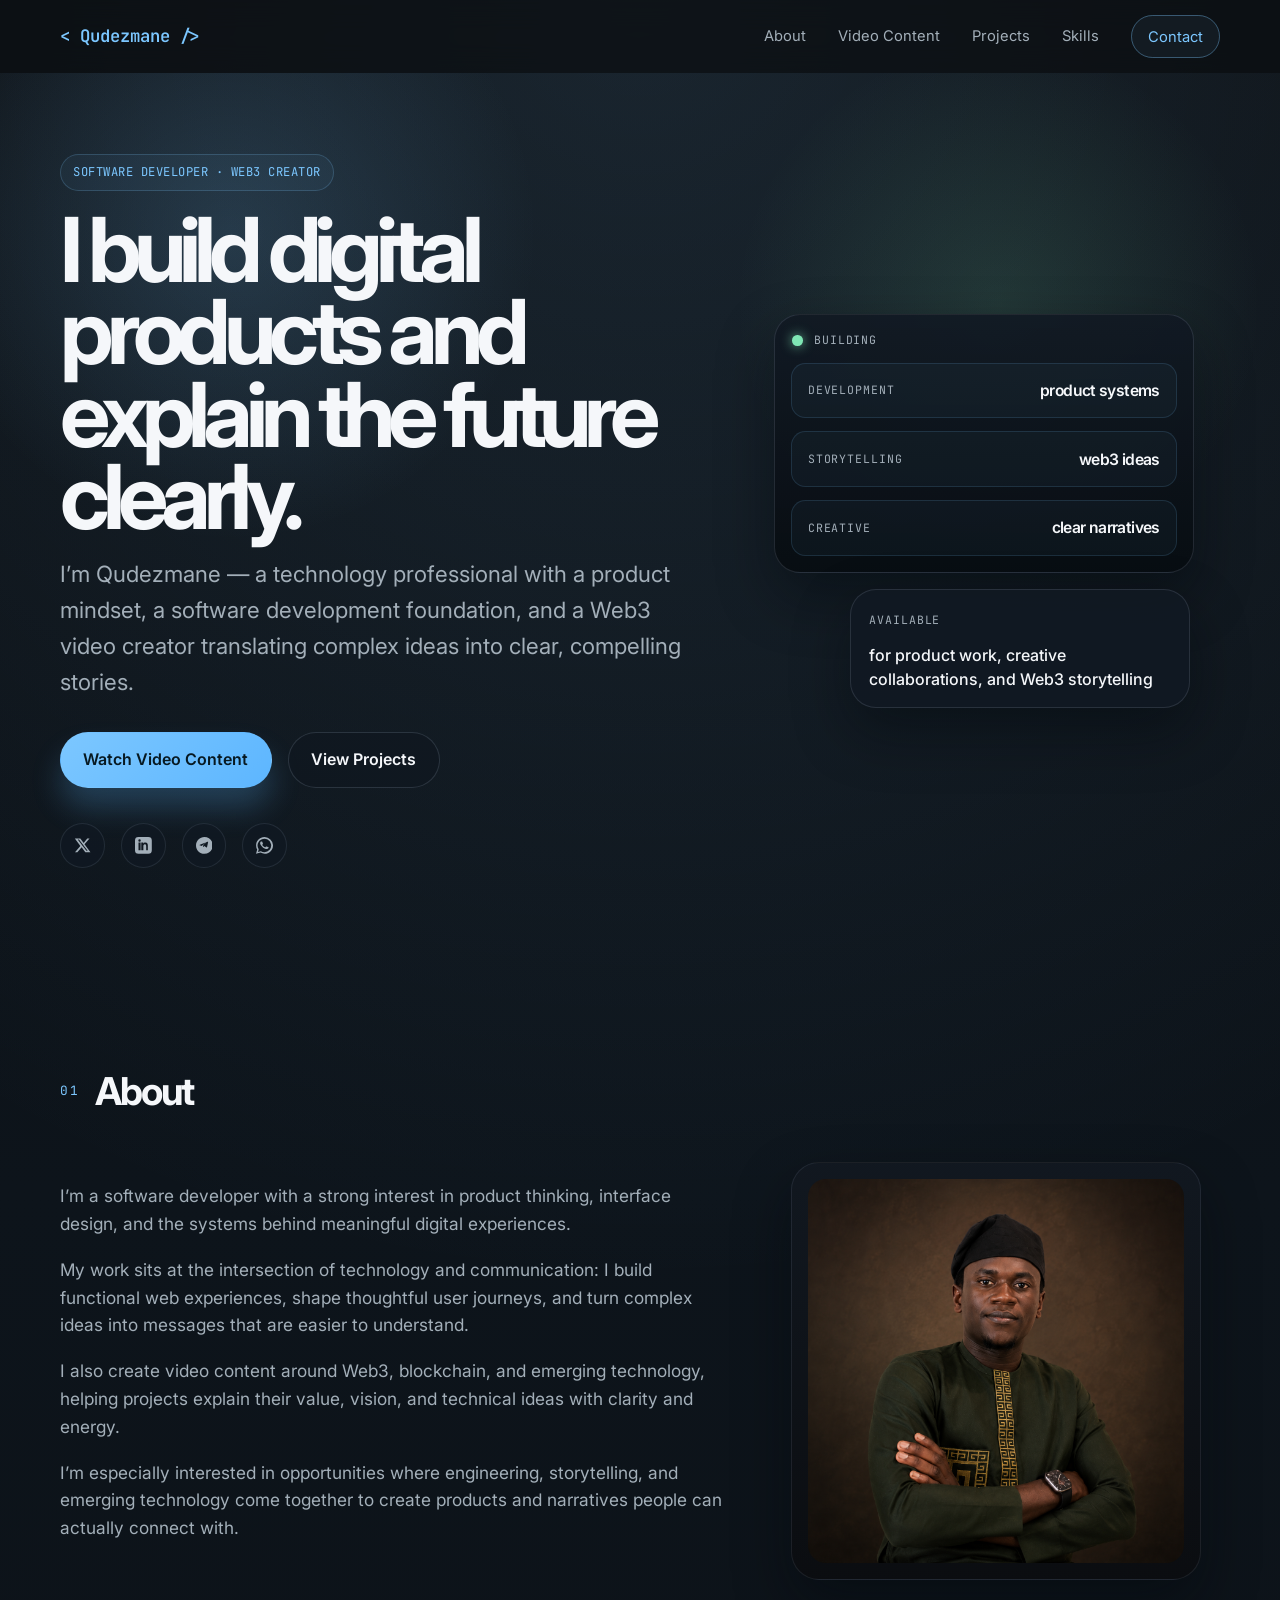
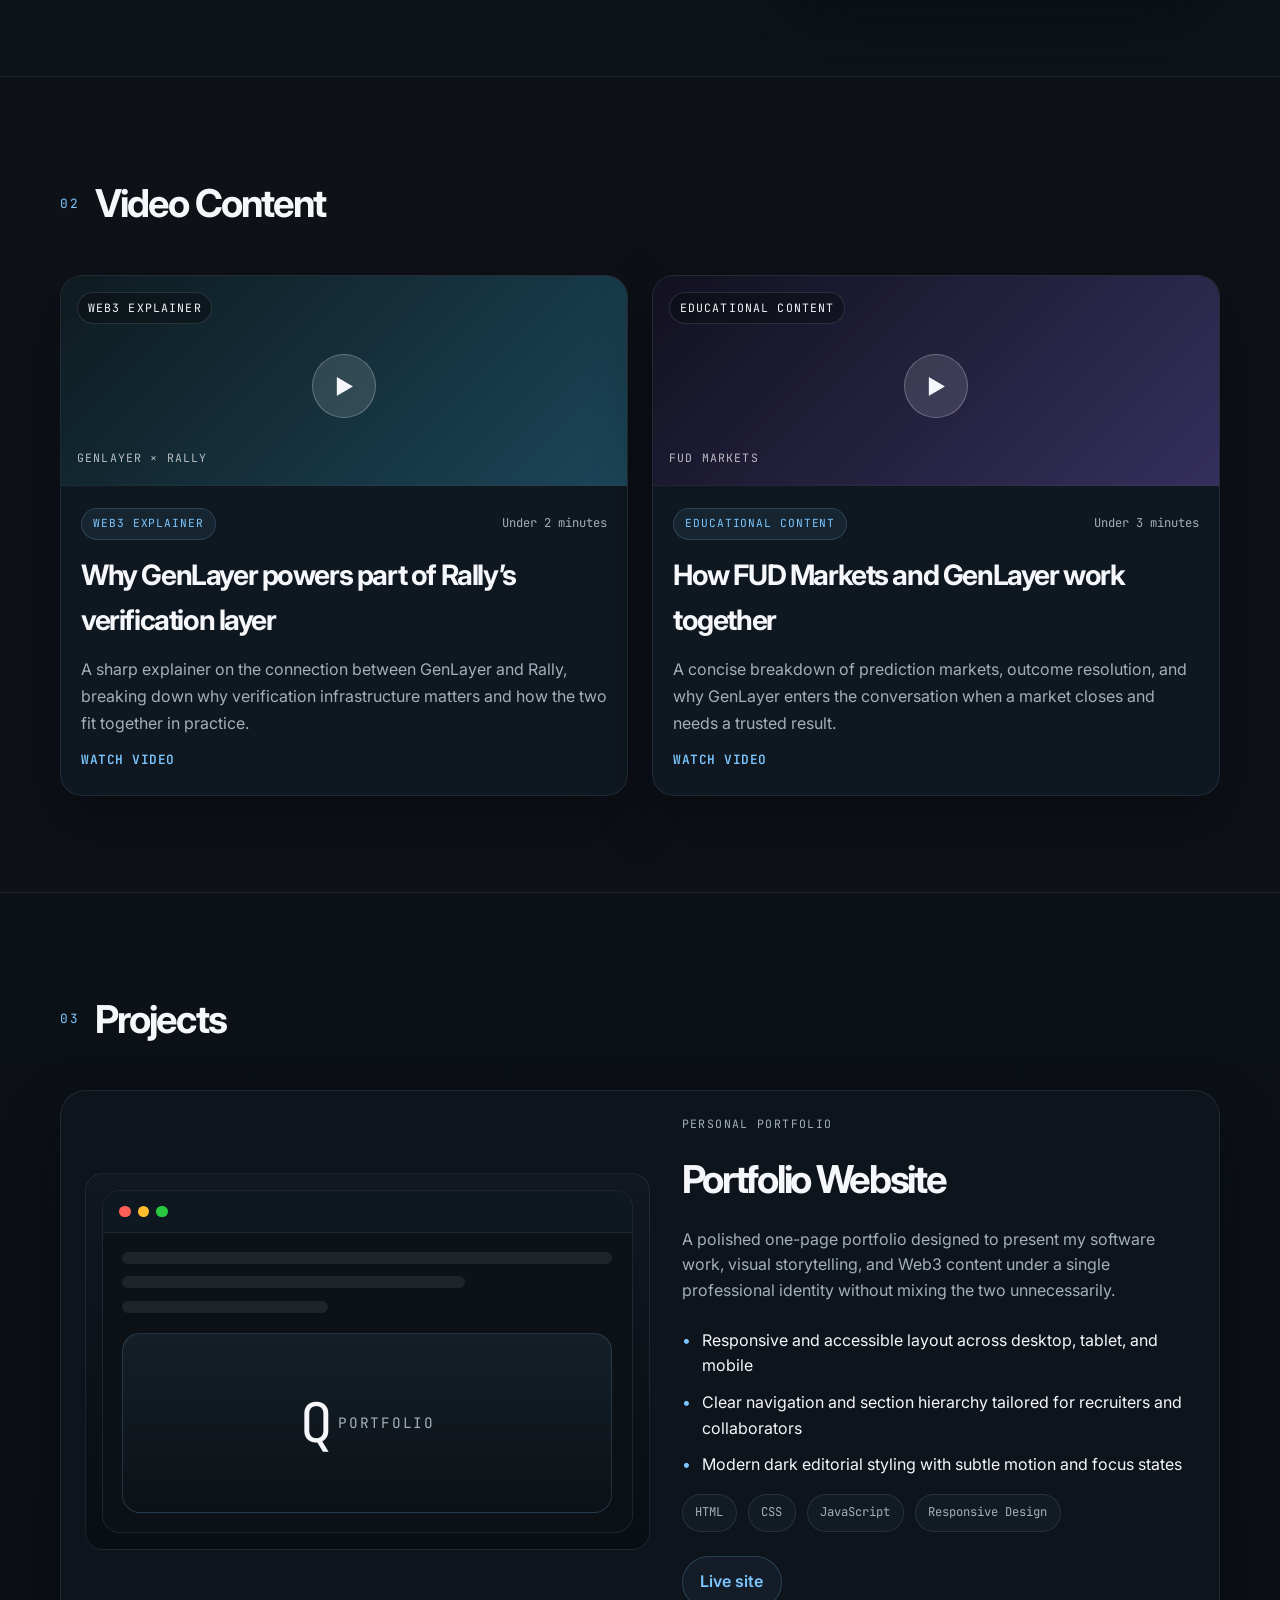
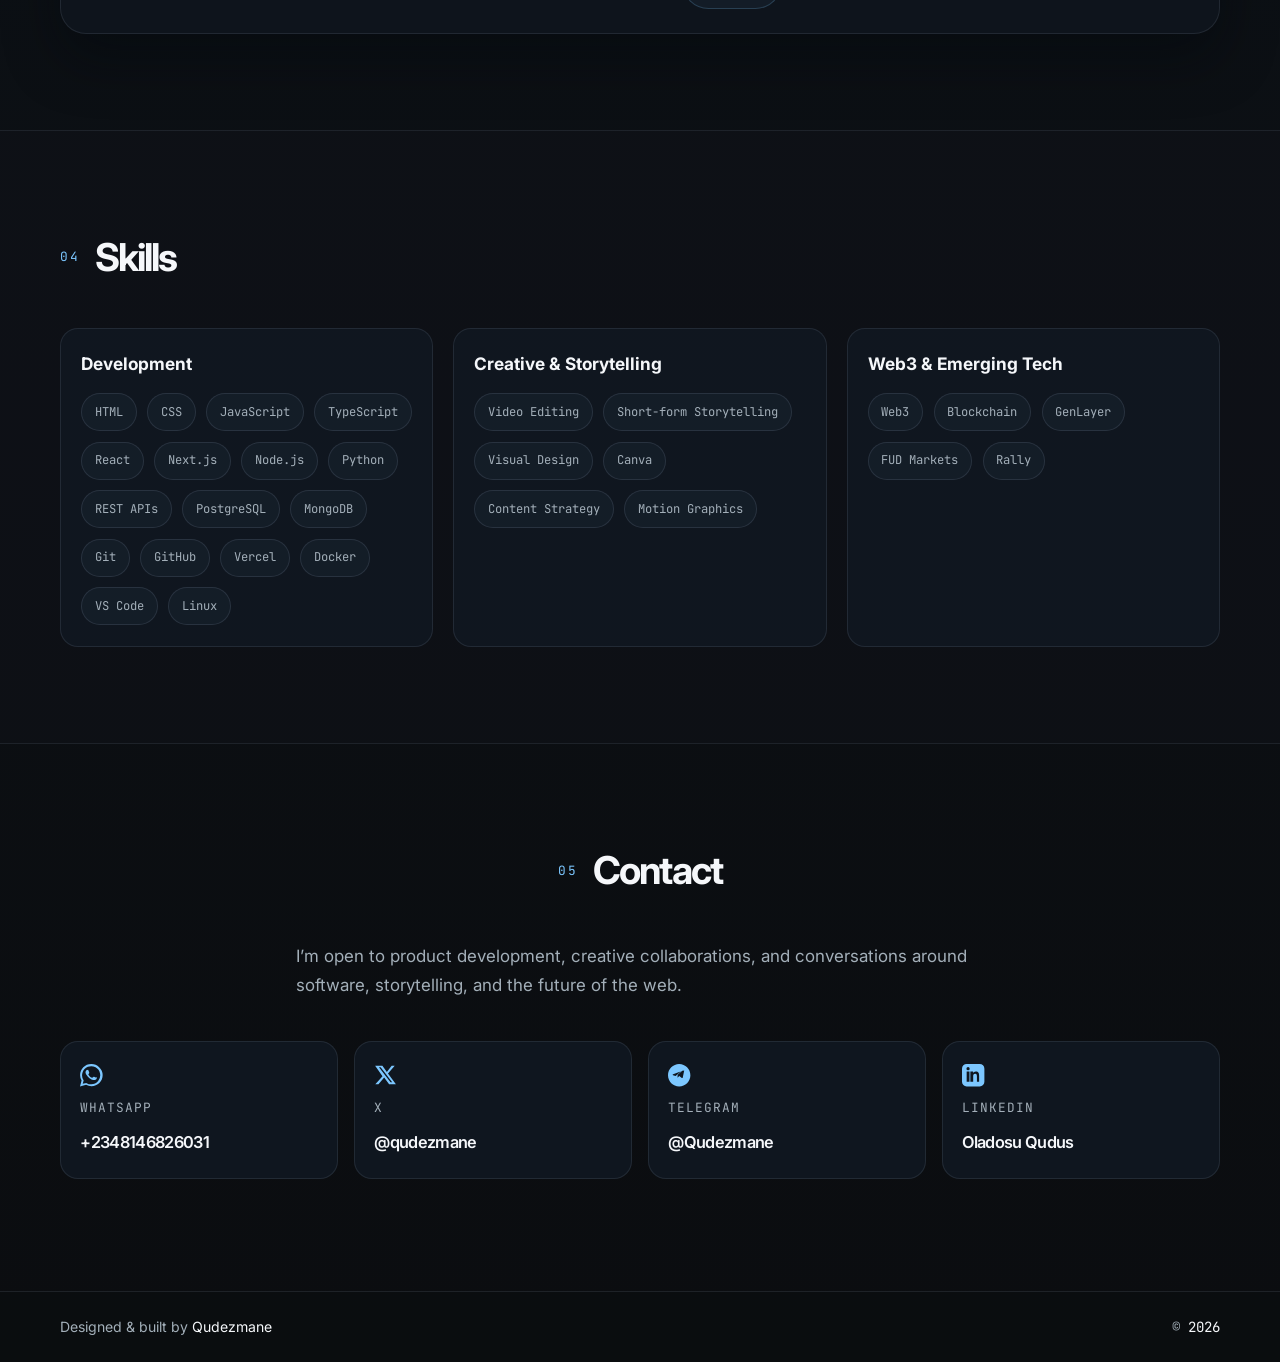
<file: index.html>
<!DOCTYPE html>
<html lang="en">
  <head>
    <meta charset="UTF-8" />
    <meta name="viewport" content="width=device-width, initial-scale=1.0" />
    <meta
      name="description"
      content="Qudezmane builds web experiences and creates content around the technologies shaping the future."
    />
    <meta property="og:title" content="Qudezmane | Full-Stack Developer & Creator" />
    <meta
      property="og:description"
      content="I build web experiences and create content around the technologies shaping the future."
    />
    <meta property="og:type" content="website" />
    <meta property="og:url" content="https://myportfolio-rose-psi-89.vercel.app/" />
    <meta property="og:image" content="images/My picture.png" />
    <link rel="canonical" href="https://myportfolio-rose-psi-89.vercel.app/" />
    <link rel="icon" type="image/svg+xml" href="images/favicon.svg" />
    <title>Qudezmane | Full-Stack Developer</title>
    <link rel="preconnect" href="https://fonts.googleapis.com" />
    <link rel="preconnect" href="https://fonts.gstatic.com" crossorigin />
    <link
      href="https://fonts.googleapis.com/css2?family=Inter:wght@400;500;600;700;800&family=JetBrains+Mono:wght@400;500;600&display=swap"
      rel="stylesheet"
    />
    <link rel="stylesheet" href="css/styles.css" />
  </head>
  <body>
    <header class="header" id="header">
      <nav class="nav container" aria-label="Main navigation">
        <a href="#top" class="nav__logo" aria-label="Qudezmane home">&lt; Qudezmane /&gt;</a>

        <button class="nav__toggle" id="nav-toggle" aria-label="Toggle navigation" aria-expanded="false">
          <span></span>
          <span></span>
          <span></span>
        </button>

        <ul class="nav__menu" id="nav-menu">
          <li><a href="#about" class="nav__link">About</a></li>
          <li><a href="#video-content" class="nav__link">Video Content</a></li>
          <li><a href="#projects" class="nav__link">Projects</a></li>
          <li><a href="#skills" class="nav__link">Skills</a></li>
          <li><a href="#contact" class="nav__link nav__link--cta">Contact</a></li>
        </ul>
      </nav>
    </header>

    <main id="top">
      <section class="hero">
        <div class="container hero__grid">
          <div class="hero__content reveal">
            <p class="hero__eyebrow">Software Developer · Web3 Creator</p>
            <h1 class="hero__title">I build digital products and explain the future clearly.</h1>
            <p class="hero__lead">
              I’m Qudezmane — a technology professional with a product mindset, a software development foundation,
              and a Web3 video creator translating complex ideas into clear, compelling stories.
            </p>
            <div class="hero__actions">
              <a href="#video-content" class="btn btn--primary">Watch Video Content</a>
              <a href="#projects" class="btn btn--ghost">View Projects</a>
            </div>

            <ul class="social-row" aria-label="Social links">
              <li>
                <a href="https://x.com/qudezmane" target="_blank" rel="noopener noreferrer" aria-label="X profile">
                  <svg viewBox="0 0 24 24" aria-hidden="true"><path d="M18.9 2h3.3l-7.2 8.2 8.5 11.6H16.2l-5.3-7.2-6.1 7.2H1.4l7.7-8.8L1.2 2h7.8l4.8 6.5L18.9 2zm-1.2 17.5h1.8L7.1 3.6H5.3l12.4 15.9Z"/></svg>
                </a>
              </li>
              <li>
                <a href="https://www.linkedin.com/in/oladosuqudus/" target="_blank" rel="noopener noreferrer" aria-label="LinkedIn profile">
                  <svg viewBox="0 0 24 24" aria-hidden="true"><path d="M19 0H5a5 5 0 0 0-5 5v14a5 5 0 0 0 5 5h14a5 5 0 0 0 5-5V5a5 5 0 0 0-5-5ZM8 19H5V8h3v11ZM6.5 6.73A1.74 1.74 0 1 1 6.5 3.25a1.74 1.74 0 0 1 0 3.48ZM19 19h-3v-5.6c0-1.34-.03-3.06-1.86-3.06-1.87 0-2.16 1.46-2.16 2.96V19h-3V8h2.89v1.5h.04c.4-.77 1.38-1.56 2.84-1.56 3.04 0 3.6 2 3.6 4.6V19Z"/></svg>
                </a>
              </li>
              <li>
                <a href="https://t.me/Qudezmane" target="_blank" rel="noopener noreferrer" aria-label="Telegram username">
                  <svg viewBox="0 0 24 24" aria-hidden="true"><path d="M12 0C5.37 0 0 5.37 0 12s5.37 12 12 12 12-5.37 12-12S18.63 0 12 0Zm5.5 6.52-1.68 7.94c-.13.6-.49.75-1 .47l-2.75-2.02-1.32 1.27c-.15.15-.28.28-.56.28l.2-2.87 5.23-4.72c.23-.2-.05-.31-.35-.11L8.14 12.8l-2.75-.86c-.6-.19-.61-.6.13-.89l10.77-4.16c.5-.19.95.12.78.88Z"/></svg>
                </a>
              </li>
              <li>
                <a href="https://wa.me/2348146826031" target="_blank" rel="noopener noreferrer" aria-label="WhatsApp contact">
                  <svg viewBox="0 0 24 24" aria-hidden="true"><path d="M20.5 3.5A11.6 11.6 0 0 0 12 0C5.4 0 .1 5.3.1 12a11.8 11.8 0 0 0 1.6 5.8L0 24l6.5-1.7a12 12 0 0 0 5.7 1.6h.1c6.6 0 12-5.3 12-12a11.7 11.7 0 0 0-3.8-8.4ZM12 21.8a9.6 9.6 0 0 1-4.9-1.3l-.4-.2-3.8 1 1-3.7-.2-.4A9.7 9.7 0 1 1 12 21.8Zm5.3-7.2c-.3-.2-1.8-.9-2.1-1-.3-.1-.5-.1-.7.1-.2.2-.8.9-1 .9-.2.2-.4.2-.7.1a7.7 7.7 0 0 1-2.3-1.4c-.8-.8-1.4-1.7-1.5-2-.1-.3 0-.5.2-.6.1-.1.3-.3.4-.5.1-.2.2-.3.3-.5.1-.2 0-.4 0-.6 0-.1-.7-1.7-1-2.4-.2-.5-.4-.4-.7-.4h-.6c-.2 0-.5.1-.7.3a3.1 3.1 0 0 0-1 2.3c0 1.4 1 2.7 1.2 2.9.2.2 2.1 3.3 5.1 4.7.7.3 1.3.5 1.7.6.7.2 1.4.2 1.9.1.6-.1 1.8-.7 2-1.4.2-.7.2-1.4.1-1.5-.1-.2-.3-.2-.6-.4Z"/></svg>
                </a>
              </li>
            </ul>
          </div>

          <div class="hero__visual reveal" aria-label="Profile preview">
            <div class="hero-panel">
              <div class="hero-panel__header">
                <span class="hero-panel__dot"></span>
                <span>building</span>
              </div>

              <div class="hero-panel__stack">
                <div class="hero-panel__row">
                  <span>development</span>
                  <strong>product systems</strong>
                </div>
                <div class="hero-panel__row">
                  <span>storytelling</span>
                  <strong>web3 ideas</strong>
                </div>
                <div class="hero-panel__row">
                  <span>creative</span>
                  <strong>clear narratives</strong>
                </div>
              </div>
            </div>

            <div class="hero-panel hero-panel--floating">
              <span class="hero-panel__tag">Available</span>
              <strong>for product work, creative collaborations, and Web3 storytelling</strong>
            </div>
          </div>
        </div>
      </section>

      <section class="section" id="about">
        <div class="container">
          <div class="section-heading reveal">
            <p class="section-heading__eyebrow">01</p>
            <h2>About</h2>
          </div>

          <div class="about">
            <div class="about__text reveal">
              <p>
                I’m a software developer with a strong interest in product thinking, interface design, and the systems
                behind meaningful digital experiences.
              </p>
              <p>
                My work sits at the intersection of technology and communication: I build functional web experiences,
                shape thoughtful user journeys, and turn complex ideas into messages that are easier to understand.
              </p>
              <p>
                I also create video content around Web3, blockchain, and emerging technology, helping projects explain
                their value, vision, and technical ideas with clarity and energy.
              </p>
              <p>
                I’m especially interested in opportunities where engineering, storytelling, and emerging technology come
                together to create products and narratives people can actually connect with.
              </p>
            </div>

            <div class="about__portrait reveal">
              <img src="images/My picture.png" alt="Portrait of Qudezmane" loading="lazy" decoding="async" />
            </div>
          </div>
        </div>
      </section>

      <section class="section section--alt" id="video-content">
        <div class="container">
          <div class="section-heading reveal">
            <p class="section-heading__eyebrow">02</p>
            <h2>Video Content</h2>
          </div>
          <div class="video-grid" id="video-gallery" aria-live="polite"></div>
        </div>
      </section>

      <section class="section" id="projects">
        <div class="container">
          <div class="section-heading reveal">
            <p class="section-heading__eyebrow">03</p>
            <h2>Projects</h2>
          </div>
          <div class="project-list" id="project-list"></div>
        </div>
      </section>

      <section class="section section--alt" id="skills">
        <div class="container">
          <div class="section-heading reveal">
            <p class="section-heading__eyebrow">04</p>
            <h2>Skills</h2>
          </div>
          <div class="skills-grid" id="skills-grid"></div>
        </div>
      </section>

      <section class="section section--contact" id="contact">
        <div class="container">
          <div class="section-heading reveal section-heading--center">
            <p class="section-heading__eyebrow">05</p>
            <h2>Contact</h2>
          </div>

          <p class="contact__text reveal">
            I’m open to product development, creative collaborations, and conversations around software,
            storytelling, and the future of the web.
          </p>

          <div class="contact-grid reveal">
            <a class="contact-card" href="https://wa.me/2348146826031" target="_blank" rel="noopener noreferrer" aria-label="Chat on WhatsApp">
              <svg viewBox="0 0 24 24" aria-hidden="true"><path d="M20.5 3.5A11.6 11.6 0 0 0 12 0C5.4 0 .1 5.3.1 12a11.8 11.8 0 0 0 1.6 5.8L0 24l6.5-1.7a12 12 0 0 0 5.7 1.6h.1c6.6 0 12-5.3 12-12a11.7 11.7 0 0 0-3.8-8.4ZM12 21.8a9.6 9.6 0 0 1-4.9-1.3l-.4-.2-3.8 1 1-3.7-.2-.4A9.7 9.7 0 1 1 12 21.8Zm5.3-7.2c-.3-.2-1.8-.9-2.1-1-.3-.1-.5-.1-.7.1-.2.2-.8.9-1 .9-.2.2-.4.2-.7.1a7.7 7.7 0 0 1-2.3-1.4c-.8-.8-1.4-1.7-1.5-2-.1-.3 0-.5.2-.6.1-.1.3-.3.4-.5.1-.2.2-.3.3-.5.1-.2 0-.4 0-.6 0-.1-.7-1.7-1-2.4-.2-.5-.4-.4-.7-.4h-.6c-.2 0-.5.1-.7.3a3.1 3.1 0 0 0-1 2.3c0 1.4 1 2.7 1.2 2.9.2.2 2.1 3.3 5.1 4.7.7.3 1.3.5 1.7.6.7.2 1.4.2 1.9.1.6-.1 1.8-.7 2-1.4.2-.7.2-1.4.1-1.5-.1-.2-.3-.2-.6-.4Z"/></svg>
              <span>WhatsApp</span>
              <strong>+2348146826031</strong>
            </a>

            <a class="contact-card" href="https://x.com/qudezmane" target="_blank" rel="noopener noreferrer" aria-label="Visit X profile">
              <svg viewBox="0 0 24 24" aria-hidden="true"><path d="M18.9 2h3.3l-7.2 8.2 8.5 11.6H16.2l-5.3-7.2-6.1 7.2H1.4l7.7-8.8L1.2 2h7.8l4.8 6.5L18.9 2zm-1.2 17.5h1.8L7.1 3.6H5.3l12.4 15.9Z"/></svg>
              <span>X</span>
              <strong>@qudezmane</strong>
            </a>

            <a class="contact-card" href="https://t.me/Qudezmane" target="_blank" rel="noopener noreferrer" aria-label="Message on Telegram">
              <svg viewBox="0 0 24 24" aria-hidden="true"><path d="M12 0C5.37 0 0 5.37 0 12s5.37 12 12 12 12-5.37 12-12S18.63 0 12 0Zm5.5 6.52-1.68 7.94c-.13.6-.49.75-1 .47l-2.75-2.02-1.32 1.27c-.15.15-.28.28-.56.28l.2-2.87 5.23-4.72c.23-.2-.05-.31-.35-.11L8.14 12.8l-2.75-.86c-.6-.19-.61-.6.13-.89l10.77-4.16c.5-.19.95.12.78.88Z"/></svg>
              <span>Telegram</span>
              <strong>@Qudezmane</strong>
            </a>

            <a class="contact-card" href="https://www.linkedin.com/in/oladosuqudus/" target="_blank" rel="noopener noreferrer" aria-label="Visit LinkedIn profile">
              <svg viewBox="0 0 24 24" aria-hidden="true"><path d="M19 0H5a5 5 0 0 0-5 5v14a5 5 0 0 0 5 5h14a5 5 0 0 0 5-5V5a5 5 0 0 0-5-5ZM8 19H5V8h3v11ZM6.5 6.73A1.74 1.74 0 1 1 6.5 3.25a1.74 1.74 0 0 1 0 3.48ZM19 19h-3v-5.6c0-1.34-.03-3.06-1.86-3.06-1.87 0-2.16 1.46-2.16 2.96V19h-3V8h2.89v1.5h.04c.4-.77 1.38-1.56 2.84-1.56 3.04 0 3.6 2 3.6 4.6V19Z"/></svg>
              <span>LinkedIn</span>
              <strong>Oladosu Qudus</strong>
            </a>
          </div>
        </div>
      </section>
    </main>

    <footer class="footer">
      <div class="container footer__inner">
        <p>Designed &amp; built by <span>Qudezmane</span></p>
        <p class="footer__year">&copy; <span id="year"></span></p>
      </div>
    </footer>

    <script src="js/main.js"></script>
  </body>
</html>
</file>
<file: css/styles.css>
:root {
  --bg: #0b0d10;
  --bg-elevated: #111821;
  --bg-soft: #151d26;
  --card: rgba(17, 25, 35, 0.8);
  --card-border: rgba(148, 163, 184, 0.22);
  --text: #f5f7fa;
  --text-muted: #a3afb9;
  --accent: #7cc7ff;
  --accent-strong: #5db6ff;
  --accent-soft: rgba(124, 199, 255, 0.1);
  --green: #86f0b2;
  --shadow: 0 24px 56px rgba(2, 8, 12, 0.42);
  --font-sans: "Inter", system-ui, -apple-system, BlinkMacSystemFont, "Segoe UI", sans-serif;
  --font-mono: "JetBrains Mono", "SFMono-Regular", ui-monospace, monospace;
  --container: 1160px;
  --header-height: 72px;
  --radius: 18px;
  --radius-sm: 12px;
  --transition: 180ms ease;
}

* {
  box-sizing: border-box;
  margin: 0;
  padding: 0;
}

html {
  scroll-behavior: smooth;
  scroll-padding-top: calc(var(--header-height) + 24px);
}

body {
  font-family: var(--font-sans);
  background:
    radial-gradient(circle at top, rgba(124, 199, 255, 0.13), transparent 28%),
    linear-gradient(180deg, #0b0d10, #0d141b 26%, #0b0d10 100%);
  color: var(--text);
  line-height: 1.6;
  -webkit-font-smoothing: antialiased;
  text-rendering: optimizeLegibility;
}

img {
  max-width: 100%;
  display: block;
}

svg {
  display: block;
  width: 100%;
  height: 100%;
}

a {
  color: inherit;
  text-decoration: none;
}

button,
input,
textarea,
select {
  font: inherit;
}

button {
  border: 0;
  background: none;
  color: inherit;
  cursor: pointer;
}

ul {
  list-style: none;
}

.container {
  width: min(100% - 1.5rem, var(--container));
  margin: 0 auto;
}

.section {
  padding: 6rem 0;
}

.section--alt {
  background: rgba(15, 18, 24, 0.7);
  border-top: 1px solid rgba(148, 163, 184, 0.12);
  border-bottom: 1px solid rgba(148, 163, 184, 0.12);
}

.section--contact {
  padding-bottom: 7rem;
}

.section-heading {
  display: flex;
  align-items: center;
  gap: 1rem;
  margin-bottom: 2.5rem;
}

.section-heading--center {
  justify-content: center;
}

.section-heading__eyebrow {
  display: inline-flex;
  align-items: center;
  font-family: var(--font-mono);
  font-size: 0.8rem;
  letter-spacing: 0.12em;
  text-transform: uppercase;
  color: var(--accent);
}

.section-heading h2 {
  font-size: clamp(2rem, 3vw, 3rem);
  font-weight: 700;
  letter-spacing: -0.05em;
}

.header {
  position: sticky;
  top: 0;
  z-index: 100;
  backdrop-filter: blur(14px);
  background: rgba(11, 13, 16, 0.7);
  border-bottom: 1px solid transparent;
  transition: border-color var(--transition), background var(--transition);
}

.header--scrolled {
  border-color: rgba(148, 163, 184, 0.16);
  background: rgba(11, 13, 16, 0.9);
}

.nav {
  height: var(--header-height);
  display: flex;
  align-items: center;
  justify-content: space-between;
  gap: 1.5rem;
}

.nav__logo {
  font-family: var(--font-mono);
  font-size: 1.08rem;
  font-weight: 600;
  color: var(--accent);
}

.nav__menu {
  display: flex;
  align-items: center;
  gap: 2rem;
}

.nav__link {
  position: relative;
  color: var(--text-muted);
  font-size: 0.92rem;
  transition: color var(--transition);
}

.nav__link::after {
  content: "";
  position: absolute;
  left: 0;
  bottom: -7px;
  width: 100%;
  height: 1px;
  background: var(--accent);
  transform: scaleX(0);
  transform-origin: left;
  transition: transform var(--transition);
}

.nav__link:hover,
.nav__link:focus-visible,
.nav__link.active {
  color: var(--text);
}

.nav__link:hover::after,
.nav__link:focus-visible::after,
.nav__link.active::after {
  transform: scaleX(1);
}

.nav__link--cta {
  padding: 0.72rem 1rem;
  border: 1px solid rgba(124, 199, 255, 0.36);
  border-radius: 999px;
  color: var(--accent);
  background: rgba(124, 199, 255, 0.06);
}

.nav__link--cta:hover,
.nav__link--cta:focus-visible,
.nav__link--cta.active {
  background: rgba(124, 199, 255, 0.12);
}

.nav__toggle {
  display: none;
  width: 3rem;
  height: 3rem;
  border-radius: 8px;
  border: 1px solid rgba(148, 163, 184, 0.18);
  align-items: center;
  justify-content: center;
  flex-direction: column;
  gap: 5px;
}

.nav__toggle span {
  display: block;
  width: 1.2rem;
  height: 2px;
  border-radius: 999px;
  background: var(--text);
  transition: transform var(--transition), opacity var(--transition);
}

.nav__toggle[aria-expanded="true"] span:nth-child(1) {
  transform: translateY(7px) rotate(45deg);
}

.nav__toggle[aria-expanded="true"] span:nth-child(2) {
  opacity: 0;
}

.nav__toggle[aria-expanded="true"] span:nth-child(3) {
  transform: translateY(-7px) rotate(-45deg);
}

.hero {
  position: relative;
  padding-top: 3.5rem;
  padding-bottom: 4.5rem;
}

.hero::before {
  content: "";
  position: absolute;
  inset: 0;
  background:
    radial-gradient(circle at 18% 18%, rgba(124, 199, 255, 0.17), transparent 24%),
    radial-gradient(circle at 78% 26%, rgba(134, 240, 178, 0.12), transparent 22%);
  pointer-events: none;
}

.hero__grid {
  position: relative;
  display: grid;
  grid-template-columns: 1.15fr 0.85fr;
  align-items: center;
  gap: 3rem;
  min-height: calc(100vh - var(--header-height) - 4rem);
}

.hero__content,
.hero__visual {
  position: relative;
  z-index: 1;
}

.hero__eyebrow {
  display: inline-flex;
  padding: 0.5rem 0.78rem;
  border: 1px solid rgba(124, 199, 255, 0.2);
  background: rgba(124, 199, 255, 0.05);
  border-radius: 999px;
  color: var(--accent);
  font-family: var(--font-mono);
  font-size: 0.76rem;
  letter-spacing: 0.04em;
  text-transform: uppercase;
  margin-bottom: 1.1rem;
}

.hero__title {
  font-size: clamp(3.1rem, 7vw, 6.3rem);
  line-height: 0.92;
  letter-spacing: -0.08em;
  margin-bottom: 1.1rem;
}

.hero__lead {
  max-width: 40rem;
  color: var(--text-muted);
  font-size: clamp(1.06rem, 1.8vw, 1.4rem);
  line-height: 1.6;
  margin-bottom: 2rem;
}

.hero__actions {
  display: flex;
  flex-wrap: wrap;
  gap: 1rem;
  margin-bottom: 2.2rem;
}

.btn {
  display: inline-flex;
  align-items: center;
  justify-content: center;
  min-height: 3.2rem;
  padding: 0.9rem 1.4rem;
  border-radius: 999px;
  border: 1px solid transparent;
  font-weight: 600;
  transition: transform var(--transition), border-color var(--transition), background var(--transition), color var(--transition), box-shadow var(--transition);
}

.btn:hover,
.btn:focus-visible {
  transform: translateY(-1px);
}

.btn--primary {
  background: linear-gradient(135deg, var(--accent), var(--accent-strong));
  color: #071922;
  box-shadow: 0 20px 30px rgba(93, 182, 255, 0.24);
}

.btn--ghost {
  background: rgba(15, 23, 32, 0.55);
  color: var(--text);
  border-color: rgba(148, 163, 184, 0.2);
}

.btn--ghost:hover,
.btn--ghost:focus-visible {
  border-color: rgba(124, 199, 255, 0.35);
  color: var(--accent);
}

.social-row {
  display: flex;
  align-items: center;
  gap: 1rem;
  flex-wrap: wrap;
}

.social-row a {
  display: inline-flex;
  align-items: center;
  justify-content: center;
  width: 2.8rem;
  height: 2.8rem;
  border-radius: 50%;
  border: 1px solid rgba(148, 163, 184, 0.14);
  background: rgba(17, 25, 35, 0.7);
  color: var(--text-muted);
  transition: transform var(--transition), border-color var(--transition), color var(--transition), background var(--transition);
}

.social-row a:hover,
.social-row a:focus-visible {
  color: var(--accent);
  border-color: rgba(124, 199, 255, 0.32);
  background: rgba(124, 199, 255, 0.06);
  transform: translateY(-2px);
}

.social-row svg {
  width: 1.05rem;
  height: 1.05rem;
  fill: currentColor;
}

.hero__visual {
  display: grid;
  justify-items: center;
}

.hero-panel {
  width: min(100%, 420px);
  border: 1px solid rgba(148, 163, 184, 0.18);
  border-radius: calc(var(--radius) + 8px);
  background: linear-gradient(180deg, rgba(17, 25, 35, 0.92), rgba(8, 13, 18, 0.96));
  box-shadow: var(--shadow);
}

.hero-panel__header {
  display: flex;
  align-items: center;
  gap: 0.7rem;
  padding: 1rem 1.1rem 0.8rem;
  color: var(--text-muted);
  font-family: var(--font-mono);
  font-size: 0.72rem;
  letter-spacing: 0.08em;
  text-transform: uppercase;
}

.hero-panel__dot {
  display: inline-block;
  width: 0.65rem;
  height: 0.65rem;
  border-radius: 50%;
  background: #7fe6b4;
  box-shadow: 0 0 12px rgba(127, 230, 180, 0.8);
}

.hero-panel__stack {
  display: grid;
  gap: 0.8rem;
  padding: 0 1rem 1rem;
}

.hero-panel__row {
  display: flex;
  justify-content: space-between;
  gap: 1rem;
  align-items: center;
  padding: 0.9rem 1rem;
  border: 1px solid rgba(124, 199, 255, 0.14);
  border-radius: 0.9rem;
  background: rgba(124, 199, 255, 0.04);
}

.hero-panel__row span,
.hero-panel__tag {
  color: var(--text-muted);
  font-family: var(--font-mono);
  font-size: 0.72rem;
  letter-spacing: 0.08em;
  text-transform: uppercase;
}

.hero-panel__row strong {
  font-size: 0.98rem;
  font-weight: 600;
  letter-spacing: -0.04em;
}

.hero-panel--floating {
  margin-top: 1rem;
  padding: 1rem 1.15rem;
  width: min(100%, 340px);
  transform: translateX(36px);
  background: rgba(17, 25, 35, 0.9);
}

.hero-panel--floating strong {
  display: block;
  margin-top: 0.7rem;
  line-height: 1.5;
  color: var(--text);
  font-weight: 500;
}

.about {
  display: grid;
  grid-template-columns: 1.2fr 0.8fr;
  gap: 2.5rem;
  align-items: center;
}

.about__text {
  max-width: 42rem;
}

.about__text p {
  color: var(--text-muted);
  font-size: 1.08rem;
  margin-bottom: 1.15rem;
}

.about__portrait {
  width: min(100%, 410px);
  justify-self: center;
  padding: 1rem;
  border: 1px solid rgba(148, 163, 184, 0.12);
  border-radius: calc(var(--radius) + 10px);
  background: linear-gradient(180deg, rgba(18, 24, 33, 0.9), rgba(11, 13, 16, 0.9));
  box-shadow: var(--shadow);
}

.about__portrait img {
  width: 100%;
  aspect-ratio: 0.98;
  object-fit: cover;
  border-radius: var(--radius);
}

.video-grid {
  display: grid;
  grid-template-columns: repeat(2, minmax(0, 1fr));
  gap: 1.5rem;
}

.video-card {
  display: flex;
  flex-direction: column;
  background: rgba(17, 25, 35, 0.8);
  border: 1px solid rgba(148, 163, 184, 0.14);
  border-radius: calc(var(--radius) + 4px);
  overflow: hidden;
  box-shadow: var(--shadow);
}

.video-card__thumbnail {
  position: relative;
  display: flex;
  flex-direction: column;
  justify-content: space-between;
  min-height: 210px;
  padding: 1rem 1rem 1.1rem;
  background: linear-gradient(135deg, rgba(14, 27, 32, 0.9), rgba(21, 26, 32, 0.95));
  border-bottom: 1px solid rgba(148, 163, 184, 0.12);
}

.video-card__thumbnail--cyan {
  background: linear-gradient(135deg, rgba(14, 27, 32, 0.95), rgba(31, 81, 102, 0.8));
}

.video-card__thumbnail--violet {
  background: linear-gradient(135deg, rgba(18, 17, 32, 0.95), rgba(62, 54, 107, 0.8));
}

.video-card__thumbnail-label,
.video-card__project {
  font-family: var(--font-mono);
  font-size: 0.72rem;
  text-transform: uppercase;
  letter-spacing: 0.1em;
}

.video-card__thumbnail-label {
  align-self: flex-start;
  padding: 0.38rem 0.6rem;
  border-radius: 999px;
  background: rgba(11, 13, 16, 0.5);
  border: 1px solid rgba(148, 163, 184, 0.2);
  color: var(--text);
}

.video-card__play {
  align-self: center;
  display: inline-flex;
  align-items: center;
  justify-content: center;
  width: 4rem;
  height: 4rem;
  border-radius: 50%;
  background: rgba(255, 255, 255, 0.12);
  border: 1px solid rgba(255, 255, 255, 0.25);
  font-size: 1.3rem;
  color: var(--text);
  backdrop-filter: blur(12px);
}

.video-card__project {
  color: rgba(255, 255, 255, 0.7);
}

.video-card__body {
  display: flex;
  flex-direction: column;
  gap: 0.8rem;
  padding: 1.4rem 1.25rem 1.5rem;
}

.video-card__meta {
  display: flex;
  align-items: center;
  justify-content: space-between;
  gap: 0.75rem;
}

.video-card__badge {
  display: inline-flex;
  align-items: center;
  padding: 0.38rem 0.7rem;
  border-radius: 999px;
  background: rgba(124, 199, 255, 0.08);
  border: 1px solid rgba(124, 199, 255, 0.18);
  color: var(--accent);
  font-family: var(--font-mono);
  font-size: 0.7rem;
  letter-spacing: 0.08em;
  text-transform: uppercase;
}

.video-card__time {
  color: var(--text-muted);
  font-size: 0.76rem;
  font-family: var(--font-mono);
}

.video-card__body h3 {
  font-size: clamp(1.4rem, 2.2vw, 2rem);
  letter-spacing: -0.05em;
}

.video-card__body p {
  color: var(--text-muted);
  line-height: 1.7;
}

.text-link {
  position: relative;
  width: fit-content;
  color: var(--accent);
  font-weight: 600;
  font-family: var(--font-mono);
  font-size: 0.8rem;
  letter-spacing: 0.04em;
  text-transform: uppercase;
}

.text-link::after {
  content: "";
  position: absolute;
  left: 0;
  bottom: -0.2rem;
  width: 100%;
  height: 1px;
  background: var(--accent);
  transform: scaleX(0);
  transform-origin: left;
  transition: transform var(--transition);
}

.text-link:hover::after,
.text-link:focus-visible::after {
  transform: scaleX(1);
}

.project-list {
  display: grid;
  gap: 1.5rem;
}

.project-showcase {
  display: grid;
  grid-template-columns: 1.1fr 1fr;
  gap: 2rem;
  align-items: center;
  background: rgba(16, 22, 30, 0.8);
  border: 1px solid rgba(148, 163, 184, 0.14);
  border-radius: calc(var(--radius) + 8px);
  padding: 1.5rem;
  box-shadow: var(--shadow);
}

.project-showcase__media {
  min-height: 320px;
  border-radius: var(--radius);
  background: linear-gradient(180deg, rgba(18, 24, 33, 0.9), rgba(9, 14, 19, 0.94));
  border: 1px solid rgba(148, 163, 184, 0.12);
  padding: 1rem;
}

.browser-window {
  height: 100%;
  border-radius: var(--radius);
  background: rgba(13, 18, 23, 0.9);
  border: 1px solid rgba(148, 163, 184, 0.14);
  overflow: hidden;
}

.browser-window__bar {
  display: flex;
  gap: 0.45rem;
  align-items: center;
  padding: 0.9rem 1rem;
  border-bottom: 1px solid rgba(148, 163, 184, 0.12);
  background: rgba(17, 25, 35, 0.82);
}

.browser-window__bar span {
  display: block;
  width: 0.72rem;
  height: 0.72rem;
  border-radius: 50%;
  background: rgba(148, 163, 184, 0.5);
}

.browser-window__bar span:nth-child(1) { background: #ff5f57; }
.browser-window__bar span:nth-child(2) { background: #febc2e; }
.browser-window__bar span:nth-child(3) { background: #28c840; }

.browser-window__content {
  padding: 1.2rem;
}

.browser-window__line {
  height: 0.74rem;
  width: 70%;
  border-radius: 999px;
  background: rgba(148, 163, 184, 0.12);
  margin-bottom: 0.8rem;
}

.browser-window__line--long {
  width: 100%;
}

.browser-window__line--short {
  width: 42%;
}

.browser-window__panel {
  display: flex;
  align-items: center;
  justify-content: center;
  height: 180px;
  margin-top: 1.25rem;
  border-radius: var(--radius);
  border: 1px solid rgba(124, 199, 255, 0.18);
  background: linear-gradient(180deg, rgba(124, 199, 255, 0.08), rgba(13, 18, 23, 0.8));
  color: var(--text);
  font-family: var(--font-mono);
  font-size: clamp(2rem, 6vw, 3.4rem);
  letter-spacing: -0.08em;
  text-transform: uppercase;
}

.browser-window__panel span:last-child {
  font-size: 0.9rem;
  letter-spacing: 0.12em;
  margin-left: 0.6rem;
  color: var(--text-muted);
}

.project-showcase__content {
  display: flex;
  flex-direction: column;
  gap: 1rem;
}

.project-showcase__eyebrow {
  font-family: var(--font-mono);
  color: var(--accent);
  text-transform: uppercase;
  letter-spacing: 0.12em;
  font-size: 0.72rem;
}

.project-showcase__content h3 {
  font-size: clamp(2rem, 3vw, 2.5rem);
  letter-spacing: -0.06em;
}

.project-showcase__content p {
  color: var(--text-muted);
}

.feature-list {
  display: grid;
  gap: 0.7rem;
  margin-top: 0.5rem;
}

.feature-list li {
  position: relative;
  padding-left: 1.25rem;
  color: var(--text);
}

.feature-list li::before {
  content: "•";
  position: absolute;
  left: 0;
  color: var(--accent);
}

.tag-list {
  display: flex;
  flex-wrap: wrap;
  gap: 0.65rem;
}

.tag-list span {
  display: inline-flex;
  align-items: center;
  padding: 0.52rem 0.8rem;
  border-radius: 999px;
  border: 1px solid rgba(148, 163, 184, 0.16);
  background: rgba(124, 199, 255, 0.04);
  color: var(--text-muted);
  font-size: 0.76rem;
  font-family: var(--font-mono);
}

.project-showcase__links {
  display: flex;
  flex-wrap: wrap;
  gap: 0.9rem;
  margin-top: 0.5rem;
}

.project-showcase__links a {
  display: inline-flex;
  justify-content: center;
  align-items: center;
  min-height: 2.9rem;
  padding: 0.78rem 1.1rem;
  border-radius: 999px;
  border: 1px solid rgba(124, 199, 255, 0.2);
  background: rgba(124, 199, 255, 0.05);
  color: var(--accent);
  font-weight: 600;
}

.skills-grid {
  display: grid;
  grid-template-columns: repeat(3, minmax(0, 1fr));
  gap: 1.25rem;
}

.skills-group {
  background: rgba(17, 25, 35, 0.78);
  border: 1px solid rgba(148, 163, 184, 0.14);
  border-radius: var(--radius);
  padding: 1.3rem 1.25rem;
}

.skills-group h3 {
  margin-bottom: 1rem;
  font-size: 1.08rem;
}

.contact__text {
  max-width: 43rem;
  margin: 0 auto 2rem;
  color: var(--text-muted);
  font-size: 1.06rem;
  line-height: 1.75;
}

.contact-grid {
  display: grid;
  grid-template-columns: repeat(4, minmax(0, 1fr));
  gap: 1rem;
  margin-top: 2.5rem;
}

.contact-card {
  display: flex;
  flex-direction: column;
  align-items: flex-start;
  gap: 0.7rem;
  padding: 1.4rem 1.2rem;
  border: 1px solid rgba(148, 163, 184, 0.14);
  border-radius: var(--radius);
  background: rgba(17, 25, 35, 0.8);
  color: var(--text);
  transition: transform var(--transition), border-color var(--transition), background var(--transition);
}

.contact-card:hover,
.contact-card:focus-visible {
  transform: translateY(-2px);
  border-color: rgba(124, 199, 255, 0.24);
  background: rgba(17, 25, 35, 0.95);
}

.contact-card svg {
  width: 1.4rem;
  height: 1.4rem;
  fill: currentColor;
  color: var(--accent);
}

.contact-card span {
  color: var(--text-muted);
  font-size: 0.8rem;
  font-family: var(--font-mono);
  letter-spacing: 0.08em;
  text-transform: uppercase;
}

.contact-card strong {
  font-size: 1.02rem;
  font-weight: 600;
  letter-spacing: -0.04em;
}

.footer {
  border-top: 1px solid rgba(148, 163, 184, 0.14);
  background: rgba(11, 13, 16, 0.72);
}

.footer__inner {
  display: flex;
  align-items: center;
  justify-content: space-between;
  padding: 1.5rem 0;
  gap: 1rem;
}

.footer p {
  color: var(--text-muted);
  font-size: 0.88rem;
}

.footer span {
  color: var(--text);
}

.footer__year {
  font-family: var(--font-mono);
}

.reveal {
  opacity: 0;
  transform: translateY(24px);
  transition: opacity 0.6s ease, transform 0.6s ease;
}

.reveal.visible {
  opacity: 1;
  transform: translateY(0);
}

:focus-visible {
  outline: 2px solid var(--accent);
  outline-offset: 3px;
}

@media (max-width: 980px) {
  .hero__grid,
  .about,
  .project-showcase,
  .skills-grid,
  .video-grid,
  .contact-grid {
    grid-template-columns: 1fr;
  }

  .hero__grid {
    min-height: auto;
    padding-top: 2rem;
  }

  .skills-grid {
    grid-template-columns: repeat(2, minmax(0, 1fr));
  }

  .contact-grid {
    grid-template-columns: repeat(2, minmax(0, 1fr));
  }

  .hero-panel--floating {
    transform: none;
  }
}

@media (max-width: 760px) {
  .nav__toggle {
    display: inline-flex;
  }

  .nav__menu {
    position: fixed;
    inset: var(--header-height) 0 auto 0;
    flex-direction: column;
    align-items: flex-start;
    gap: 0;
    padding: 1rem 1.25rem 1.5rem;
    background: rgba(11, 13, 16, 0.98);
    border-bottom: 1px solid rgba(148, 163, 184, 0.16);
    transform: translateY(-110%);
    opacity: 0;
    visibility: hidden;
    transition: transform var(--transition), opacity var(--transition), visibility var(--transition);
  }

  .nav__menu.open {
    transform: translateY(0);
    opacity: 1;
    visibility: visible;
  }

  .nav__menu li {
    width: 100%;
  }

  .nav__link {
    display: block;
    width: 100%;
    padding: 0.8rem 0;
  }

  .nav__link--cta {
    display: inline-flex;
    margin-top: 0.7rem;
  }

  .section {
    padding: 4.75rem 0;
  }

  .hero {
    padding-top: 2rem;
  }

  .skills-grid,
  .contact-grid {
    grid-template-columns: 1fr;
  }

  .footer__inner {
    flex-direction: column;
    text-align: center;
  }
}

@media (prefers-reduced-motion: reduce) {
  html {
    scroll-behavior: auto;
  }

  *,
  *::before,
  *::after {
    animation-duration: 0.01ms !important;
    animation-iteration-count: 1 !important;
    transition-duration: 0.01ms !important;
    scroll-behavior: auto !important;
  }
}
</file>
